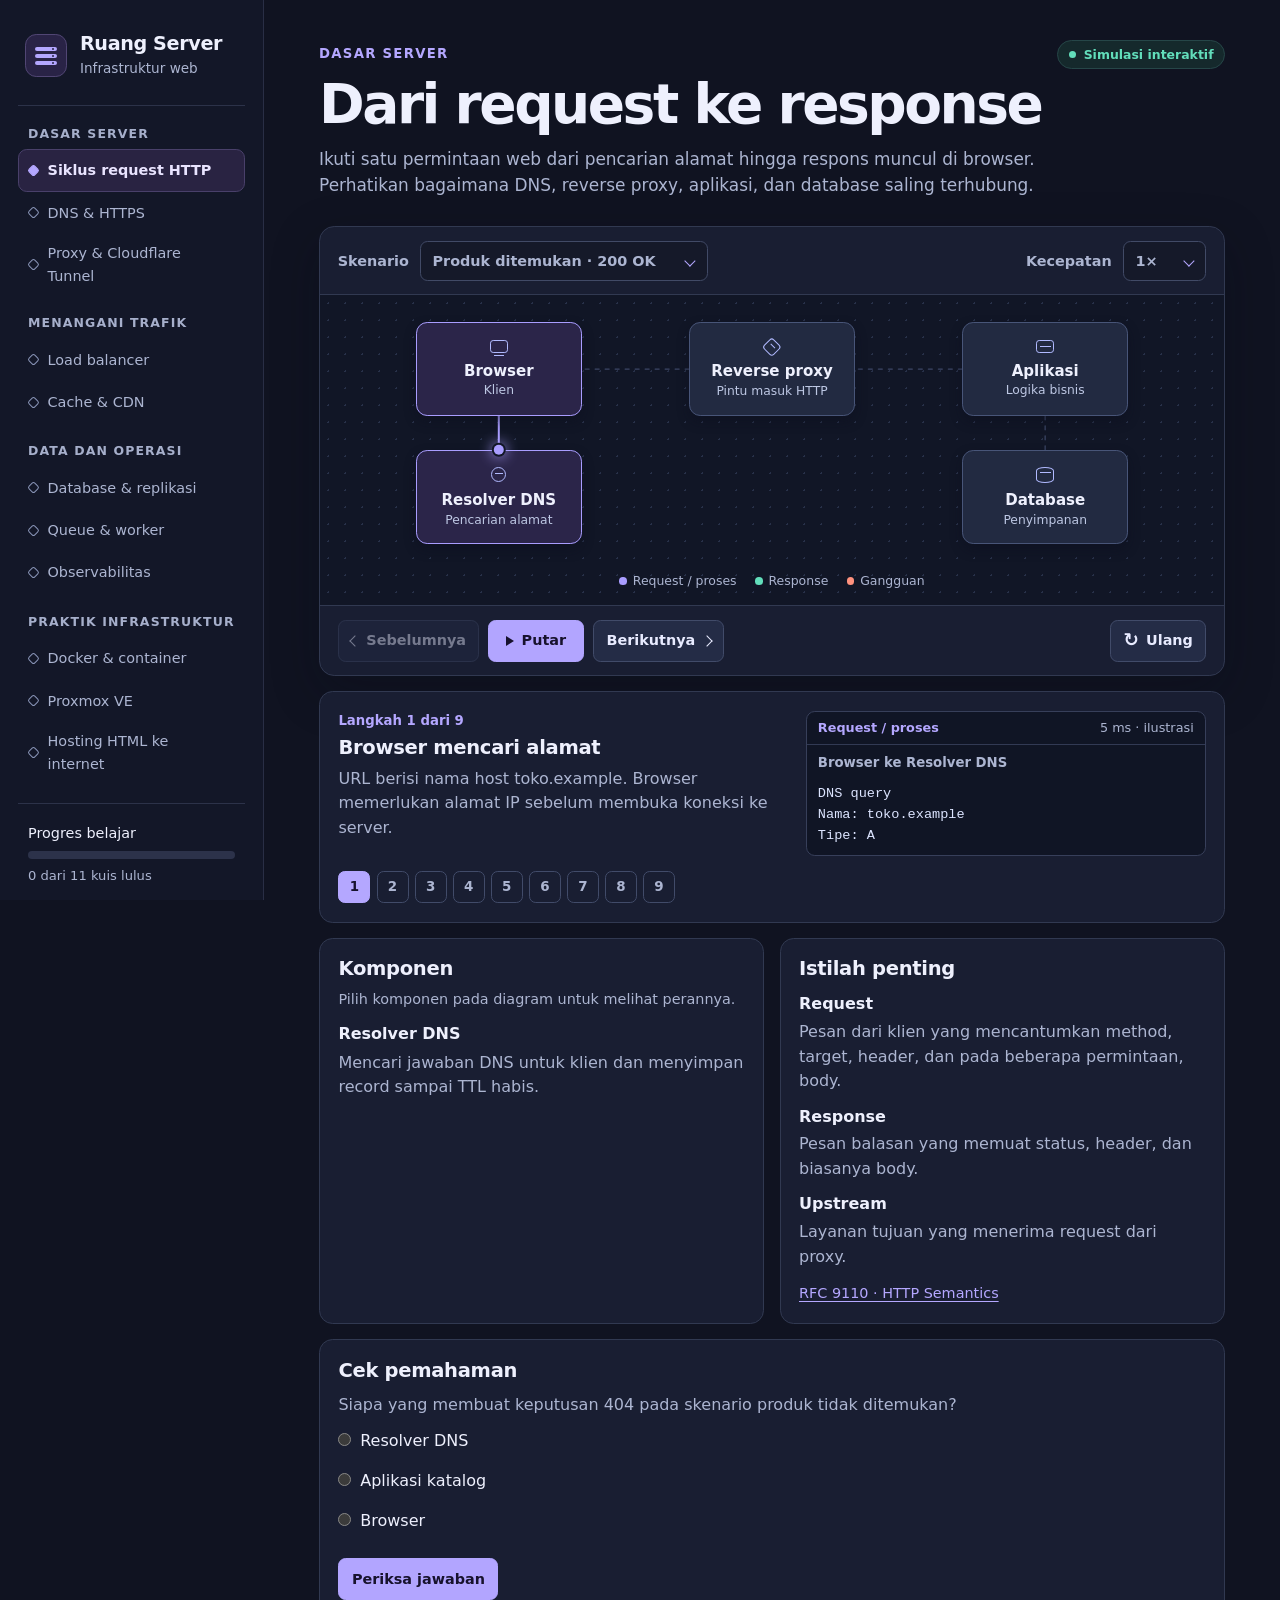
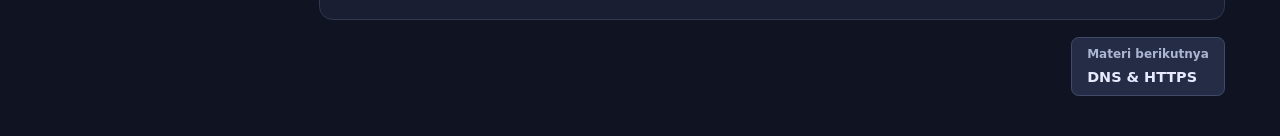
<file: server-course/index.html>
<!doctype html>
<html lang="id">
<head>
  <meta charset="utf-8">
  <meta name="viewport" content="width=device-width, initial-scale=1">
  <meta name="description" content="Pelajari arsitektur server lewat simulasi interaktif HTTP, DNS, Cloudflare Tunnel, Docker, load balancing, cache, dan database.">
  <meta name="theme-color" content="#101321">
  <title>Ruang Server — Belajar Infrastruktur Web</title>
  <link rel="stylesheet" href="./course.css">
  <script src="./lessons.js" defer></script>
  <script src="./course.js" defer></script>
</head>
<body>
  <a class="skip-link" href="#main">Lewati ke materi</a>
  <div class="shell">
    <aside class="sidebar">
      <a class="brand" href="#/request-lifecycle/1">
        <span class="brand-icon" aria-hidden="true"><i></i><i></i><i></i></span>
        <span><strong>Ruang Server</strong><small>Infrastruktur web</small></span>
      </a>
      <details class="course-menu" open>
        <summary>Daftar materi</summary>
        <nav id="course-nav" aria-label="Daftar materi"></nav>
      </details>
      <div class="course-progress">
        <label for="course-progress">Progres belajar</label>
        <progress id="course-progress" max="1" value="0"></progress>
        <span id="course-progress-text"></span>
      </div>
    </aside>
    <main id="main" class="main" tabindex="-1">
      <header class="lesson-header">
        <div class="header-meta">
          <p id="topic-group"></p>
          <span class="mode"><i aria-hidden="true"></i> Simulasi interaktif</span>
        </div>
        <h1 id="lesson-title">Dari request ke response</h1>
        <p id="lesson-intro">Ikuti perjalanan satu permintaan web, mulai dari browser sampai respons kembali ke layar.</p>
        <a class="control practice-link" id="practice-link" hidden>Buka panduan praktik</a>
      </header>
      <noscript><p class="no-script">Aktifkan JavaScript untuk menjalankan simulasi dan kuis.</p></noscript>
      <section class="simulator" aria-label="Simulasi">
        <div class="sim-header">
          <div class="scenario">
            <label for="scenario-select">Skenario</label>
            <div class="select-wrap"><select id="scenario-select"></select></div>
          </div>
          <label class="speed-control">Kecepatan
            <span class="select-wrap"><select id="speed">
              <option value="0.5">0,5×</option>
              <option value="1" selected>1×</option>
              <option value="2">2×</option>
            </select></span>
          </label>
        </div>
        <div id="diagram" class="diagram" role="group" aria-label="Peta komponen">
          <canvas id="connections" aria-hidden="true"></canvas>
          <div id="nodes" class="nodes"></div>
          <span id="packet" class="packet" aria-hidden="true" hidden></span>
          <div class="legend" aria-hidden="true">
            <span><i></i>Request / proses</span>
            <span><i></i>Response</span>
            <span><i></i>Gangguan</span>
          </div>
        </div>
        <div class="transport">
          <button id="back" type="button" class="control" aria-label="Langkah sebelumnya" title="Langkah sebelumnya"><i class="icon back-icon" aria-hidden="true"></i><span>Sebelumnya</span></button>
          <button id="play" type="button" class="control primary"><i class="icon play-icon" aria-hidden="true"></i><span>Putar</span></button>
          <button id="next" type="button" class="control" aria-label="Langkah berikutnya" title="Langkah berikutnya"><span>Berikutnya</span><i class="icon next-icon" aria-hidden="true"></i></button>
          <button id="reset" type="button" class="control reset" aria-label="Ulang dari awal" title="Ulang dari awal"><i class="icon reset-icon" aria-hidden="true">↻</i><span>Ulang</span></button>
        </div>
      </section>
      <section class="step-panel" aria-labelledby="step-title">
        <div class="step-copy" aria-live="polite">
          <p class="step-count" id="step-count"></p>
          <h2 id="step-title"></h2>
          <p id="step-description"></p>
        </div>
        <div class="event" aria-label="Jejak simulasi">
          <div class="event-header"><span id="event-label"></span><span id="latency"></span></div>
          <p id="event-route" class="event-route"></p>
          <pre><code id="event-detail"></code></pre>
        </div>
        <nav id="timeline" class="timeline" aria-label="Langkah simulasi"></nav>
      </section>
      <section class="reading practice" id="practice" aria-labelledby="practice-title" hidden>
        <h2 id="practice-title" tabindex="-1"></h2>
        <p id="practice-outcome"></p>
        <div class="practice-requirements">
          <h3>Yang perlu disiapkan</h3>
          <p id="practice-requirements"></p>
        </div>
        <div id="practice-chapters"></div>
        <nav id="practice-related" class="references" aria-label="Panduan terkait" hidden></nav>
        <div id="practice-references" class="references" aria-label="Dokumentasi resmi"></div>
        <p id="copy-status" class="copy-status" role="status"></p>
      </section>
      <div class="reading-grid">
        <section class="reading" aria-labelledby="inspect-title">
          <h2 id="inspect-title">Komponen</h2>
          <p id="inspect-hint">Pilih komponen pada diagram untuk melihat perannya.</p>
          <div id="inspector" aria-live="polite"></div>
        </section>
        <section class="reading" aria-labelledby="terms-title">
          <h2 id="terms-title">Istilah penting</h2>
          <dl id="terms"></dl>
          <div id="references" class="references"></div>
        </section>
      </div>
      <section class="reading quiz" aria-labelledby="quiz-title">
        <h2 id="quiz-title">Cek pemahaman</h2>
        <fieldset id="quiz-options"><legend id="quiz-question"></legend></fieldset>
        <button class="control primary" id="quiz-check" type="button">Periksa jawaban</button>
        <p id="quiz-feedback" role="status" hidden></p>
      </section>
      <footer class="lesson-footer">
        <a id="previous-lesson" class="control" hidden></a>
        <a id="next-lesson" class="control" hidden></a>
      </footer>
    </main>
  </div>
</body>
</html>
</file>
<file: server-course/course.css>
:root {
  color-scheme: dark;
  font-family: "Segoe UI", system-ui, sans-serif;
  background: #101321;
  color: #eef0fd;
  --page: #101321;
  --sidebar: #131728;
  --surface: #191e32;
  --border: #313951;
  --muted: #acb5d1;
  --accent: #b4a7ff;
  --primary: #a99dff;
  --response: #62debb;
  --error: #ff927e;
}

* { box-sizing: border-box; }
body { margin: 0; line-height: 1.55; }
[hidden] { display: none !important; }
button, select, input { font: inherit; }
button, select { color: inherit; }
a { color: var(--accent); text-underline-offset: 0.2em; }
:focus-visible { outline: 2px solid #d2c8ff; outline-offset: 4px; }
.skip-link { position: fixed; z-index: 5; inset: 1rem auto auto 1rem; transform: translateY(-200%); padding: 0.7rem; background: var(--sidebar); }
.skip-link:focus { transform: none; }

.shell { display: grid; grid-template-columns: 16.5rem minmax(0, 1fr); min-height: 100vh; }
.sidebar {
  position: sticky;
  top: 0;
  height: 100dvh;
  overflow-y: auto;
  padding: 1.65rem 1.1rem;
  border-right: 1px solid #292e45;
  background: var(--sidebar);
}
.brand {
  display: flex;
  align-items: center;
  gap: 0.8rem;
  color: inherit;
  text-decoration: none;
  padding: 0.35rem 0.45rem 1.6rem;
  border-bottom: 1px solid #2c3249;
}
.brand strong { display: block; letter-spacing: -0.02em; font-size: 1.2rem; line-height: 1.2; }
.brand small { display: block; color: var(--muted); font-size: 0.85rem; margin-top: 0.2rem; }
.brand-icon {
  flex: none;
  display: grid;
  gap: 3px;
  align-content: center;
  width: 2.65rem;
  height: 2.65rem;
  padding: 0.55rem;
  border: 1px solid #514674;
  border-radius: 0.7rem;
  background: #292346;
}
.brand-icon i { display: block; position: relative; height: 4px; border-radius: 2px; background: var(--accent); }
.brand-icon i::after { content: ""; position: absolute; inset: 1px 3px auto auto; width: 2px; height: 2px; border-radius: 50%; background: #292346; }
.course-menu > summary { display: none; cursor: pointer; }
.nav-group { margin: 1.25rem 0; }
.nav-heading {
  padding: 0 0.65rem;
  margin: 0 0 0.45rem;
  color: #a6afcb;
  font-size: 0.78rem;
  line-height: 1.3;
  font-weight: 650;
  letter-spacing: 0.09em;
  text-transform: uppercase;
}
.nav-link {
  display: flex;
  align-items: center;
  gap: 0.6rem;
  min-height: 2.65rem;
  padding: 0.45rem 0.65rem;
  border: 1px solid transparent;
  border-radius: 0.55rem;
  color: var(--muted);
  text-decoration: none;
  font-size: 0.9rem;
}
.nav-link:hover { background: #222943; color: #fff; }
.nav-link[aria-current="page"] { color: #e9e4ff; background: #292342; border-color: #49406a; font-weight: 650; }
.nav-icon { flex: none; width: 0.56rem; height: 0.56rem; border: 1px solid #8994b7; border-radius: 0.15rem; transform: rotate(45deg); }
[aria-current="page"] .nav-icon { border-color: var(--accent); background: var(--accent); }
.nav-check { margin-left: auto; color: var(--response); }
.course-progress { display: grid; gap: 0.45rem; padding: 1.1rem 0.65rem 0.2rem; border-top: 1px solid #2c3249; font-size: 0.9rem; }
.course-progress span { color: var(--muted); font-size: 0.82rem; }
progress { width: 100%; height: 0.48rem; border: 0; border-radius: 1rem; overflow: hidden; background: #2c324a; accent-color: var(--primary); }
progress::-webkit-progress-bar { background: #2c324a; }
progress::-webkit-progress-value { background: var(--primary); }
progress::-moz-progress-bar { background: var(--primary); }

.main {
  width: 100%;
  max-width: 85rem;
  margin-inline: auto;
  padding: 2.5rem clamp(1.35rem, 4.3vw, 4rem) 2.5rem;
}
.lesson-header { margin-bottom: 1.75rem; }
.header-meta { display: flex; flex-wrap: wrap; align-items: center; justify-content: space-between; gap: 0.6rem; }
#topic-group { color: var(--accent); margin: 0; font-size: 0.83rem; font-weight: 700; letter-spacing: 0.095em; text-transform: uppercase; }
.mode {
  display: inline-flex;
  align-items: center;
  gap: 0.45rem;
  color: var(--response);
  background: #15292c;
  border: 1px solid #264648;
  border-radius: 1rem;
  padding: 0.23rem 0.65rem;
  font-size: 0.78rem;
  font-weight: 600;
}
.mode i, .legend i { width: 0.48rem; height: 0.48rem; border-radius: 50%; background: currentColor; }
h1, h2, h3, p { margin-top: 0; }
h1 { margin-block: 0.42rem 0.67rem; font-size: clamp(2.12rem, 4.3vw, 3.55rem); line-height: 1.08; letter-spacing: -0.045em; }
#lesson-intro { max-width: 68ch; margin-bottom: 0; color: var(--muted); font-size: 1.06rem; }
.no-script { padding: 1rem; border: 1px solid var(--error); border-radius: 0.8rem; }

.simulator {
  border: 1px solid var(--border);
  border-radius: 0.95rem;
  background: var(--surface);
  box-shadow: 0 1rem 3rem #090b1545;
}
.sim-header, .transport { display: flex; align-items: center; padding: 0.85rem 1.1rem; }
.sim-header { justify-content: space-between; gap: 0.8rem; border-bottom: 1px solid var(--border); }
.scenario, .speed-control { display: flex; align-items: center; gap: 0.7rem; color: var(--muted); font-size: 0.9rem; font-weight: 600; }
.scenario { min-width: 0; }
.select-wrap { position: relative; display: block; min-width: 0; }
.select-wrap::after { content: ""; position: absolute; inset: calc(50% - 0.24rem) 0.85rem auto auto; width: 0.43rem; height: 0.43rem; transform: rotate(45deg); border: solid var(--accent); border-width: 0 1.5px 1.5px 0; pointer-events: none; }
select {
  width: 100%;
  appearance: none;
  border: 1px solid #414a66;
  border-radius: 0.47rem;
  background: #151929;
  padding: 0.46rem 2rem 0.46rem 0.72rem;
  min-height: 2.5rem;
  cursor: pointer;
}

.diagram {
  position: relative;
  isolation: isolate;
  background: radial-gradient(circle, #43507175 1px, transparent 1px) 0 0 / 17px 17px, #111626;
  overflow: hidden;
}
#connections { position: absolute; inset: 0; width: 100%; height: 100%; pointer-events: none; }
.nodes {
  position: relative;
  display: grid;
  align-content: center;
  grid-template-columns: repeat(3, minmax(0, 1fr));
  column-gap: clamp(1.25rem, 8.4vw, 8rem);
  row-gap: 2.1rem;
  max-width: 53rem;
  min-height: 17.25rem;
  padding: 1.65rem clamp(1.6rem, 6vw, 4.25rem);
  margin-inline: auto;
  pointer-events: none;
}
.nodes[data-rows="3"] { row-gap: 1rem; }
.node {
  min-height: 5.9rem;
  width: 100%;
  display: flex;
  flex-direction: column;
  justify-content: center;
  align-items: center;
  position: relative;
  padding: 0.55rem 0.38rem;
  border-radius: 0.7rem;
  border: 1px solid #485578;
  background: #222a41;
  box-shadow: 0 0.35rem 0.7rem #0b0f1d6e;
  line-height: 1.2;
  text-align: center;
  pointer-events: auto;
  cursor: pointer;
}
.node:hover { background: #303a57; }
.node[aria-pressed="true"] { outline: 1px dashed var(--accent); outline-offset: 3px; }
.node:focus-visible { outline: 2px solid #e6deff; }
.node[data-active="request"] { border-color: var(--primary); background: #2b2549; }
.node[data-active="response"] { border-color: var(--response); background: #1b353c; }
.node[data-active="error"] { border-color: var(--error); background: #37283d; }
.node-name { font-weight: 680; font-size: 0.94rem; overflow-wrap: anywhere; }
.node-role { margin-top: 0.23rem; color: #bdc7e3; font-size: 0.77rem; overflow-wrap: anywhere; }
.node-state { margin-top: 0.22rem; color: #f6ddac; font-size: 0.73rem; font-weight: 650; overflow-wrap: anywhere; }
.node-state:empty { display: none; }
.node-icon {
  position: relative;
  display: block;
  width: 1.15rem;
  height: 0.8rem;
  margin-bottom: 0.52rem;
  border: 1.5px solid #b1baff;
  border-radius: 0.2rem;
  color: #b1baff;
}
.node-icon::after { content: ""; position: absolute; inset: 0.27rem 0.16rem auto; height: 1px; background: currentColor; }
.node-icon[data-type="browser"]::after { inset: auto 0.18rem -0.23rem; }
.node-icon[data-type="db"], .node-icon[data-type="primary"], .node-icon[data-type="replica"], .node-icon[data-type="volume"] { height: 1rem; border-radius: 50% / 24%; }
.node-icon[data-type="dns"], .node-icon[data-type="auth"], .node-icon[data-type="root"], .node-icon[data-type="edge"], .node-icon[data-type="cdn"] { width: 0.95rem; height: 0.95rem; border-radius: 50%; }
.node-icon[data-type="lb"], .node-icon[data-type="tunnel"], .node-icon[data-type="proxy"] { width: 0.85rem; height: 0.85rem; transform: rotate(45deg); }
.node-icon[data-type="queue"], .node-icon[data-type="telemetry"] { box-shadow: 3px -3px 0 -1px #b1baff; }
.packet {
  position: absolute;
  z-index: 2;
  top: 0;
  left: 0;
  width: 10px;
  height: 10px;
  border-radius: 50%;
  background: currentColor;
  box-shadow: 0 0 0 2px #111626, 0 0 0.85rem 0.12rem currentColor;
  color: var(--primary);
  pointer-events: none;
}
.packet[data-kind="response"] { color: var(--response); }
.packet[data-kind="error"] { color: var(--error); }
.legend {
  display: flex;
  justify-content: center;
  flex-wrap: wrap;
  gap: 0.4rem 1.15rem;
  padding: 0 0.6rem 0.9rem;
  color: var(--muted);
  font-size: 0.78rem;
}
.legend span { display: inline-flex; align-items: center; gap: 0.36rem; }
.legend span:nth-child(1) i { color: var(--primary); }
.legend span:nth-child(2) i { color: var(--response); }
.legend span:nth-child(3) i { color: var(--error); }

.transport { gap: 0.55rem; flex-wrap: wrap; border-top: 1px solid var(--border); }
.control {
  display: inline-flex;
  align-items: center;
  justify-content: center;
  gap: 0.45rem;
  min-height: 2.62rem;
  padding: 0.45rem 0.78rem;
  border: 1px solid #414b69;
  border-radius: 0.48rem;
  background: #242c46;
  color: #e8ebff;
  text-decoration: none;
  font-size: 0.9rem;
  font-weight: 650;
  cursor: pointer;
}
.control:hover { background: #343e5c; }
.control:disabled { opacity: 0.45; cursor: default; }
.control.primary { background: #b2a5ff; color: #17122d; border-color: #b2a5ff; }
.control.primary:hover { background: #c7bdff; }
.transport .primary { min-width: 6rem; }
.transport .reset { margin-left: auto; }
.icon { display: inline-block; flex: none; }
.back-icon, .next-icon { width: 0.5rem; height: 0.5rem; border: solid currentColor; border-width: 0 0 1.5px 1.5px; transform: rotate(45deg); }
.next-icon { transform: rotate(225deg); }
.play-icon { width: 0; height: 0; border: solid transparent; border-width: 0.34rem 0 0.34rem 0.54rem; border-left-color: currentColor; }
[data-playing="true"] .play-icon { width: 0.52rem; height: 0.68rem; border: solid currentColor; border-width: 0 2px; }
.reset-icon { font-style: normal; font-size: 1.15rem; line-height: 1; }

.step-panel, .reading { border: 1px solid var(--border); border-radius: 0.85rem; background: var(--surface); }
.step-panel { display: grid; grid-template-columns: 1.12fr 1fr; gap: 0.95rem 1.25rem; margin-top: 0.95rem; padding: 1.15rem; }
.step-copy, .event { min-width: 0; }
.step-count { margin-bottom: 0.28rem; color: var(--accent); font-size: 0.83rem; font-weight: 700; }
.step-panel h2, .reading h2 { margin-bottom: 0.4rem; font-size: 1.22rem; letter-spacing: -0.015em; line-height: 1.25; }
#step-description, .reading p, .reading dd { color: var(--muted); margin-bottom: 0; }
.event { align-self: start; border: 1px solid #373f5a; border-radius: 0.55rem; background: #101525; overflow: hidden; }
.event-header { display: flex; flex-wrap: wrap; justify-content: space-between; gap: 0.25rem 0.6rem; padding: 0.4rem 0.68rem; border-bottom: 1px solid #323a54; color: var(--muted); font-size: 0.8rem; }
#event-label { color: var(--accent); font-weight: 700; }
#event-label[data-kind="response"] { color: var(--response); }
#event-label[data-kind="error"] { color: var(--error); }
.event-route { margin: 0; padding: 0.47rem 0.68rem 0; color: var(--muted); font-size: 0.83rem; font-weight: 650; }
pre { margin: 0; padding: 0.58rem 0.68rem; white-space: pre-wrap; overflow-wrap: anywhere; font: 0.85rem/1.55 "Cascadia Mono", Consolas, monospace; color: #dce4ff; }
code { font: inherit; }
.timeline { display: flex; flex-wrap: wrap; align-items: center; gap: 0.38rem; grid-column: 1 / -1; }
.timeline-step {
  display: grid;
  place-items: center;
  min-width: 2rem;
  height: 2rem;
  border: 1px solid #414b69;
  border-radius: 0.42rem;
  text-decoration: none;
  color: var(--muted);
  font-weight: 650;
  font-variant-numeric: tabular-nums;
  font-size: 0.84rem;
}
.timeline-step:hover { background: #303853; }
.timeline-step.visited { color: var(--accent); background: #282146; }
.timeline-step[aria-current="step"] { color: #17122d; background: var(--accent); border-color: var(--accent); }
.reading-grid { display: grid; grid-template-columns: 1fr 1fr; gap: 0.95rem; margin-top: 0.95rem; }
.reading { padding: 1.15rem; }
.reading h3 { margin: 0.75rem 0 0.22rem; font-size: 1rem; }
#inspect-hint { font-size: 0.9rem; }
#inspector .inspect-state { color: #f6ddac; margin-top: 0.5rem; font-size: 0.9rem; }
dl { margin: 0; }
dt { margin-top: 0.65rem; font-weight: 650; }
dd { margin: 0.18rem 0 0; }
.references { margin-top: 0.8rem; font-size: 0.9rem; }
.quiz { margin-top: 0.95rem; }
fieldset { margin: 0.65rem 0 0.85rem; padding: 0; border: 0; }
legend { padding: 0; margin-bottom: 0.42rem; color: var(--muted); }
.quiz-option { display: flex; align-items: baseline; gap: 0.55rem; min-height: 2.5rem; padding: 0.25rem 0; cursor: pointer; }
.quiz-option input { accent-color: var(--accent); margin: 0; }
#quiz-feedback { margin-top: 0.65rem; color: var(--error); }
#quiz-feedback[data-correct="true"] { color: var(--response); }
.lesson-footer { display: flex; justify-content: space-between; gap: 0.65rem; margin-top: 1.1rem; }
.lesson-footer .control { flex-direction: column; align-items: flex-start; gap: 0.1rem; padding-inline: 0.95rem; }
.lesson-footer small { color: var(--muted); }
#next-lesson { margin-left: auto; }
.practice-link { margin-top: 1rem; background: #2c2549; border-color: #594e81; }
.practice { margin-top: 0.95rem; scroll-margin-top: 1rem; }
.practice > h2 { font-size: clamp(1.45rem, 3vw, 2rem); }
.practice > p, .practice-step p { max-width: 76ch; }
.practice-requirements {
  margin-top: 1.2rem;
  padding: 0.9rem 1rem;
  border: 1px solid #514875;
  border-radius: 0.65rem;
  background: #231f3c;
}
.practice-requirements h3, .practice-requirements p { margin-top: 0; }
.practice-chapter { margin-top: 1.65rem; }
.practice-chapter > h3 { margin: 0 0 0.8rem; font-size: 1.2rem; }
.practice-steps { padding-left: 1.55rem; margin: 0; }
.practice-step { padding-left: 0.34rem; margin-bottom: 1.35rem; }
.practice-step::marker { color: var(--accent); font-weight: 750; }
.practice-step h4 { margin: 0 0 0.25rem; font-size: 1rem; }
.practice-code { margin: 0.62rem 0; border: 1px solid #3b4564; border-radius: 0.58rem; background: #101525; }
.code-bar {
  display: flex;
  align-items: center;
  justify-content: space-between;
  gap: 0.5rem;
  padding: 0.35rem 0.6rem;
  border-bottom: 1px solid #303a54;
  color: var(--muted);
  font-size: 0.86rem;
  font-weight: 650;
}
.copy-code { min-height: 2.2rem; padding-inline: 0.55rem; }
#practice-references { display: flex; flex-wrap: wrap; gap: 0.5rem 1.15rem; border-top: 1px solid var(--border); padding-top: 0.85rem; }
#practice-related { display: flex; flex-wrap: wrap; gap: 0.5rem; }
.practice .copy-status { color: var(--response); font-size: 0.9rem; }
.copy-status:empty { margin: 0; }

@media (max-width: 1050px) {
  .shell { grid-template-columns: 13.75rem minmax(0, 1fr); }
  .sidebar { padding-inline: 0.75rem; }
  .nodes { column-gap: clamp(1.1rem, 4.5vw, 4rem); padding-inline: clamp(1.2rem, 4.2vw, 3rem); }
}

@media (max-width: 760px) {
  .shell { display: block; }
  .sidebar { position: static; height: auto; padding: 0.75rem 1rem; border: solid #292e45; border-width: 0 0 1px; overflow: visible; }
  .brand { padding: 0.2rem 0 0.6rem; border: 0; }
  .brand-icon { width: 2.3rem; height: 2.3rem; }
  .course-menu > summary { display: list-item; color: var(--accent); font-size: 0.9rem; font-weight: 650; }
  .course-menu:not([open]) nav { display: none; }
  .nav-group { margin: 0.65rem 0; }
  .course-progress { grid-template-columns: auto minmax(2rem, 1fr) auto; align-items: center; margin-top: 0.65rem; padding: 0.65rem 0 0; font-size: 0.83rem; }
  .course-progress span { font-size: 0.75rem; }
  .main { padding: 1.55rem 1rem; }
  .lesson-header { margin-bottom: 1.25rem; }
  .nodes { column-gap: clamp(0.7rem, 5vw, 4rem); padding-inline: clamp(0.65rem, 5vw, 2rem); }
}

@media (max-width: 510px) {
  .sim-header, .transport { padding-inline: 0.65rem; }
  .scenario, .speed-control { flex-direction: column; align-items: flex-start; gap: 0.25rem; }
  .scenario { flex: 1; }
  .scenario .select-wrap { width: 100%; }
  .select-wrap select { font-size: 0.84rem; }
  .node-name { font-size: 0.82rem; }
  .node-role, .node-state { font-size: 0.72rem; }
  .node { min-height: 5.35rem; padding-inline: 0.25rem; }
  .nodes { row-gap: 1.4rem; min-height: 14rem; }
  .transport .control { min-height: 2.75rem; padding-inline: 0.65rem; }
  .transport #back span, .transport #next span, .transport #reset span { display: none; }
  .transport #back, .transport #next, .transport #reset { min-width: 2.75rem; }
  .step-panel, .reading-grid { grid-template-columns: 1fr; }
  .step-panel, .reading { padding: 0.85rem; }
  .timeline { display: grid; grid-template-columns: repeat(9, minmax(0, 1fr)); gap: 0.28rem; }
  .timeline-step { min-width: 0; }
  .practice-steps { padding-left: 1.25rem; }
  .practice-step { padding-left: 0.15rem; }
}
</file>
